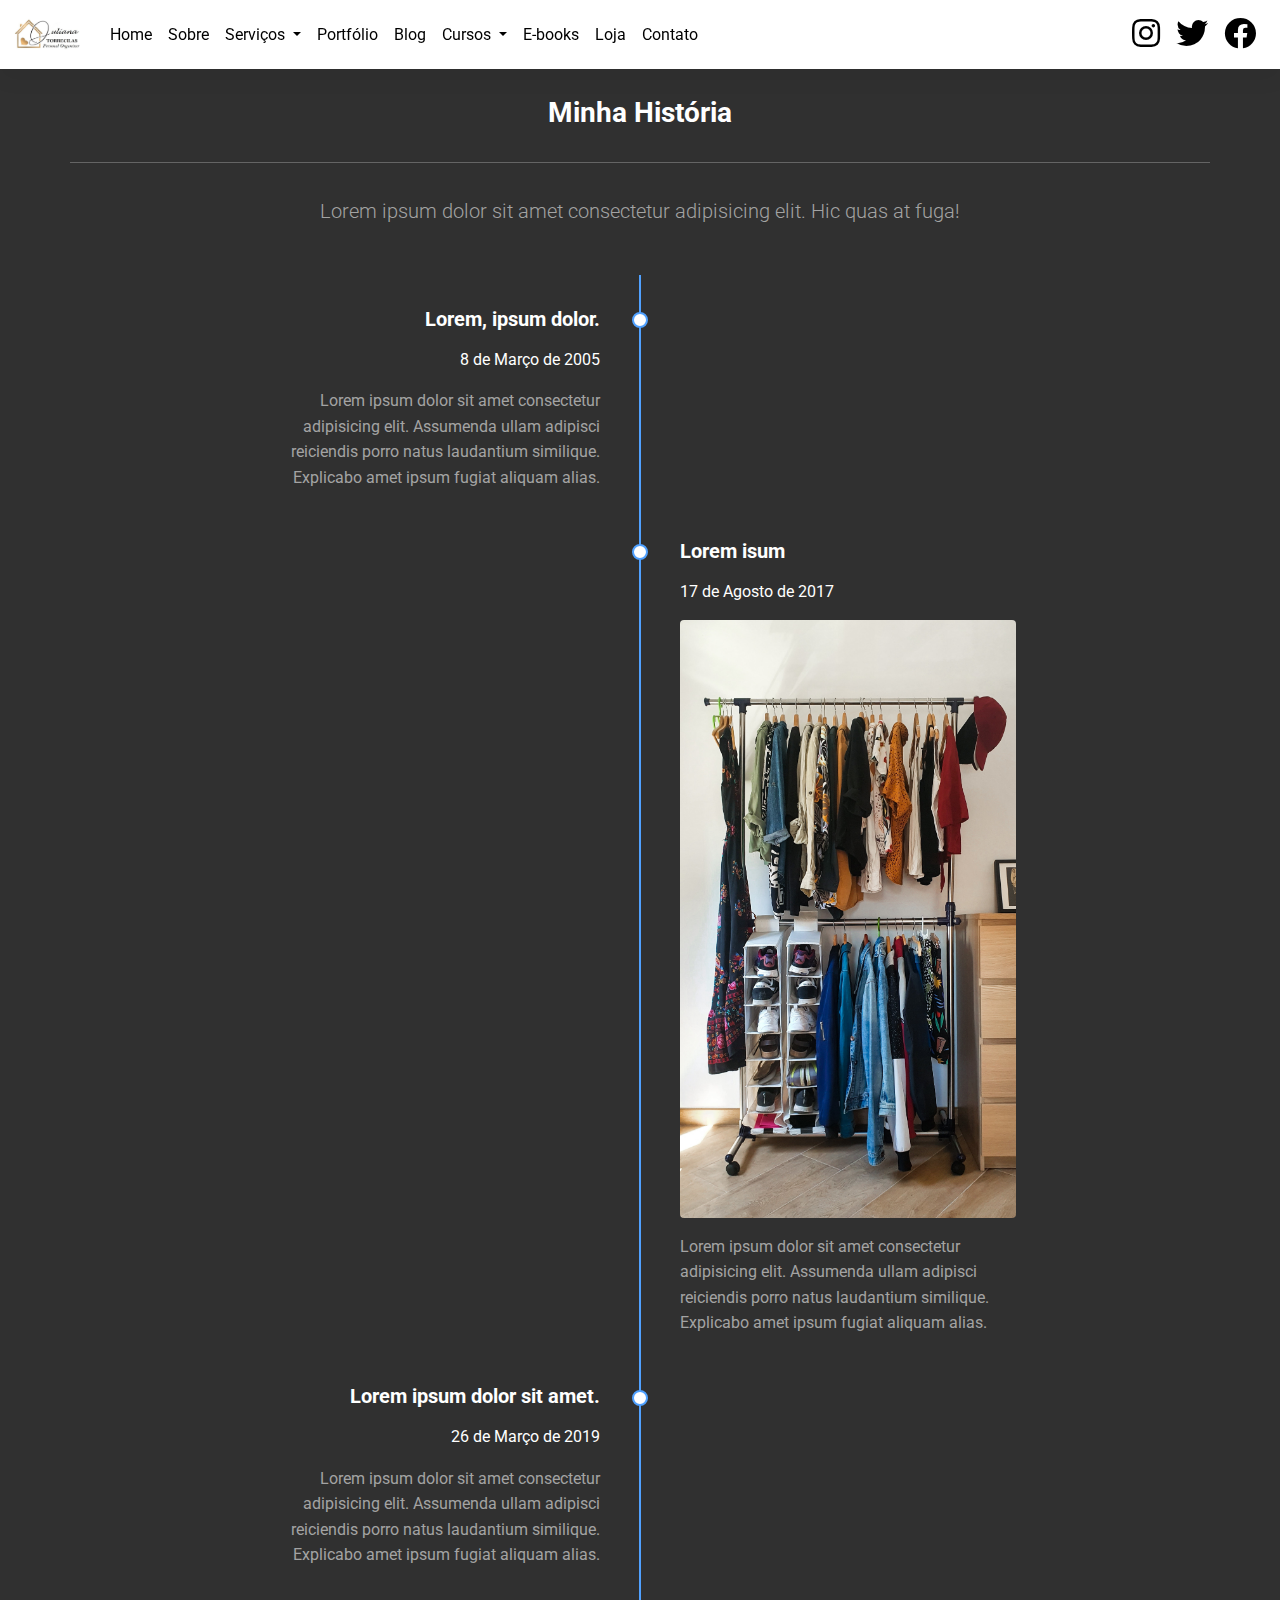
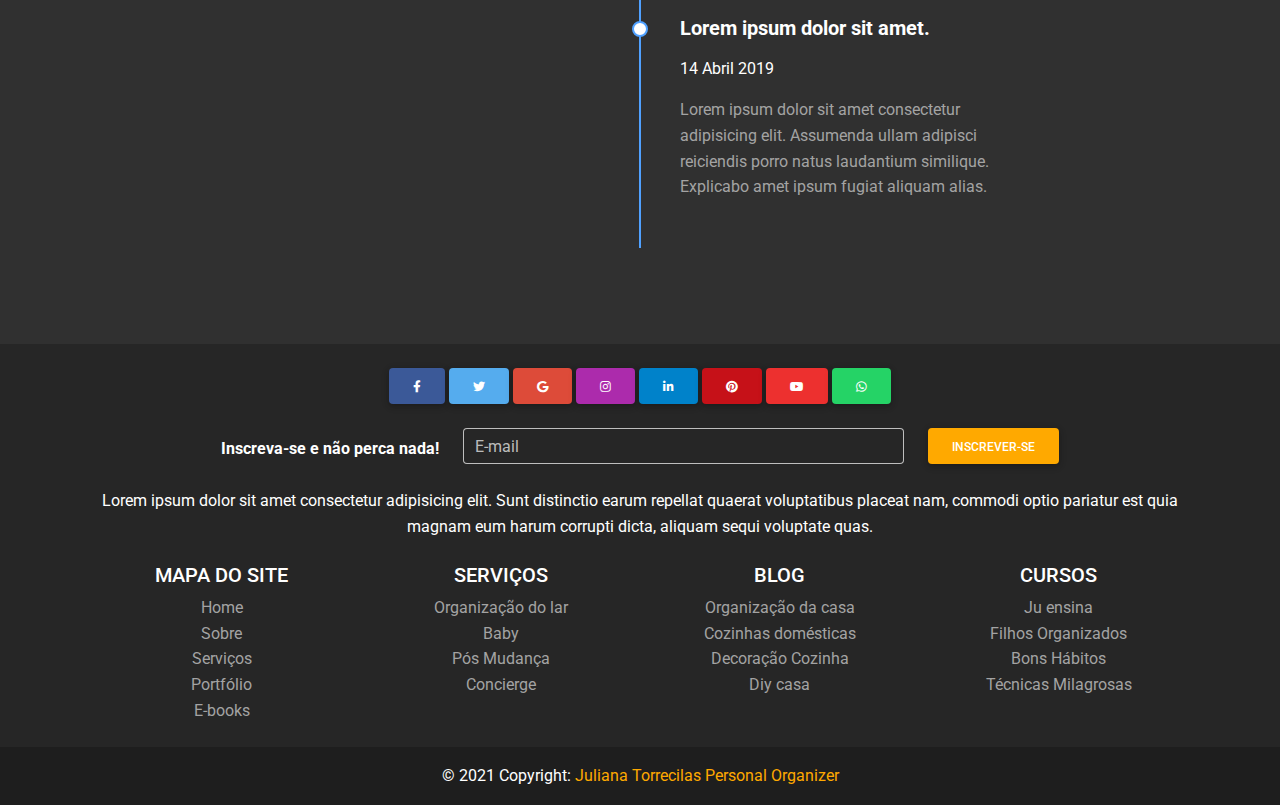
<file: sobre.html>
<!DOCTYPE html>
<html lang="pt-br">

<head>
  <meta charset="UTF-8" />
  <meta name="viewport" content="width=device-width, initial-scale=1, shrink-to-fit=no" />
  <meta http-equiv="x-ua-compatible" content="ie=edge" />
  <title>Juliana Torrecilas Organizer</title>
  <!-- MDB icon -->
  <link rel="icon" href="img/mdb-favicon.ico" type="image/x-icon" />
  <!-- Font Awesome -->
  <link rel="stylesheet" href="https://use.fontawesome.com/releases/v5.15.2/css/all.css" />
  <!--Folha de estilo-->
  <link rel="stylesheet" href="css/style.css">
  <!-- Google Fonts Roboto -->
  <link rel="stylesheet" href="https://fonts.googleapis.com/css2?family=Roboto:wght@300;400;500;700&display=swap" />
  <!-- Dark MDB theme -->
  <link rel="stylesheet" href="css/mdb.dark.min.css" />
  <!-- Regular MDB theme -->
  <!-- <link rel="stylesheet" href="css/mdb.min.css" /> -->
</head>





<body>

  <!-- Navbar -->

  <nav class="navbar fixed-top navbar-expand-lg  navbar-light d-lg-block" style="z-index: 2000;">
    <!-- Container wrapper -->
    <div class="container-fluid">

      <!-- Navbar brand -->
      <a class="navbar-brand" href="#">
        <img src="img/logo juliana.jpeg" width="70" alt="logo">
      </a>

      <!-- Toggle button -->
      <button class="navbar-toggler" type="button" data-mdb-toggle="collapse" data-mdb-target="#navbarSupportedContent"
        aria-controls="navbarSupportedContent" aria-expanded="false" aria-label="Toggle navigation">
        <i class="fas fa-bars"></i>
      </button>

      <!-- Collapsible wrapper -->
      <div class="collapse navbar-collapse" id="navbarSupportedContent">
        <ul class="navbar-nav me-auto mb-2 mb-lg-0">

          <!-- Link -->
          <li class="nav-item">
            <a class="nav-link" href="index.html">Home</a>
          </li>
          <li class="nav-item">
            <a class="nav-link" href="sobre.html">Sobre</a>
          </li>

          <!-- Dropdown -->
          <li class="nav-item dropdown">
            <a class="nav-link dropdown-toggle" href="#" id="navbarDropdown" role="button" data-mdb-toggle="dropdown"
              aria-expanded="false">
              Serviços
            </a>
            <!-- Dropdown menu -->
            <ul class="dropdown-menu" aria-labelledby="navbarDropdown">
              <li>
                <a class="dropdown-item" href="#">Organização do Lar</a>
              </li>
              <li>
                <a class="dropdown-item" href="#">Baby</a>
              </li>
              <li>
                <a class="dropdown-item" href="#">Pós Mudança</a>
              </li>
              <li>
                <a class="dropdown-item" href="#">Concierge</a>
              </li>

              <li>
                <hr class="dropdown-divider" />
              </li>
              <li>
                <a class="dropdown-item" href="#">Mais...</a>
              </li>

            </ul>
          </li>
          <li class="nav-item">
            <a class="nav-link" href="#">Portfólio</a>
          </li>
          <li class="nav-item">
            <a class="nav-link" href="#">Blog</a>
          </li>
          <!-- Dropdown menu -->
          <li class="nav-item dropdown">
            <a class="nav-link dropdown-toggle" href="#" id="navbarDropdown" role="button" data-mdb-toggle="dropdown"
              aria-expanded="false">
              Cursos
            </a>

            <!-- Dropdown menu -->
            <ul class="dropdown-menu" aria-labelledby="navbarDropdown">
              <li>
                <a class="dropdown-item" href="#">Ju Ensina</a>
              </li>
              <li>
                <a class="dropdown-item" href="#">Filhos organizados</a>
              </li>
              <li>
                <a class="dropdown-item" href="#">Bons Hábitos </a>
              </li>
              <li>
                <a class="dropdown-item" href="#">Ténicas Milagrosas</a>
              </li>
          </li>

        </ul>
        <li class="nav-item">
          <a class="nav-link" href="#">E-books</a>
        </li>
        <li class="nav-item">
          <a class="nav-link" href="#">Loja</a>
        </li>
        <li class="nav-item">
          <a class="nav-link" href="#">Contato</a>
        </li>

        </ul>

        <!-- Icons -->
        <ul class="navbar-nav d-flex flex-row me-1">
          <li class="nav-item me-3 me-lg-0">
            <a class="nav-link" href="#"><i class="fab fa-instagram fa-2x"></i></a>
          </li>
          <li class="nav-item me-3 me-lg-0">
            <a class="nav-link" href="#"><i class="fab fa-twitter fa-2x"></i></a>
          </li>
          <li class="nav-item me-3 me-lg-0">
            <a class="nav-link" href="#"><i class="fab fa-facebook fa-2x"></i></a>
          </li>
        </ul>

      </div>
    </div>
    <!-- Container wrapper -->
  </nav>
  <!-- Navbar -->

  <!-- Sobre Mim -->
<section>
    <div class="container z-depth-1 my-5 py-5 px-4 px-lg-0">

        <!-- Section -->
        
          
          
            
          
          
          <h3 class="font-weight-bold text-center dark-grey-text pb-2">Minha História</h3>
          <hr class="w-header my-4">
          <p class="lead text-center text-muted pt-2 mb-5">Lorem ipsum dolor sit amet consectetur adipisicing elit. Hic quas at fuga!</p>
          
          <div class="row">
            <div class="col-lg-8 mx-auto">
      
              <ol class="timeline">
                <li class="timeline-element">
                  <h5 class="font-weight-bold dark-grey-text mb-3">Lorem, ipsum dolor.</h5>
                  <p class="grey-text font-small"><time datetime="2005-03-08">8 de Março de 2005</time></p>
                  <p class="text-muted">Lorem ipsum dolor sit amet consectetur adipisicing elit. Assumenda ullam adipisci reiciendis porro natus laudantium similique. 
                    Explicabo amet ipsum fugiat aliquam alias.</p>
                </li>
      
                <li class="timeline-element">
                  <h5 class="font-weight-bold dark-grey-text mb-3">Lorem isum</h5>
                  <p class="grey-text font-small"><time datetime="2017-08-17">17 de Agosto de 2017</time></p>
                  <p><img class="img-fluid z-depth-1-half rounded" src="img/sonia-sanmartin-q7q-dMzWnaA-unsplash.jpg" alt="..."></p>
                  <p class="text-muted">Lorem ipsum dolor sit amet consectetur adipisicing elit. Assumenda ullam adipisci reiciendis porro natus laudantium similique. 
                    Explicabo amet ipsum fugiat aliquam alias.</p>
                </li>
      
                <li class="timeline-element">
                  <h5 class="font-weight-bold dark-grey-text mb-3">Lorem ipsum dolor sit amet.</h5>
                  <p class="grey-text font-small"><time datetime="2018-03-26">26 de Março de 2019</time></p>
                  <p class="text-muted">Lorem ipsum dolor sit amet consectetur adipisicing elit. Assumenda ullam adipisci reiciendis porro natus laudantium similique. 
                    Explicabo amet ipsum fugiat aliquam alias.</p>
                </li>
      
                <li class="timeline-element">
                  <h5 class="font-weight-bold dark-grey-text mb-3">Lorem ipsum dolor sit amet.</h5>
                  <p class="grey-text font-small"><time datetime="2018-04-14">14 Abril 2019</time></p>
                  <p class="text-muted">Lorem ipsum dolor sit amet consectetur adipisicing elit. Assumenda ullam adipisci reiciendis porro natus laudantium similique. 
                    Explicabo amet ipsum fugiat aliquam alias.</p>
                </li>
              </ol>
      
            </div>
          </div>
          
        
        <!-- Section -->
        
      </div>

</section>

  
  </main>
  <!--Main layout-->

  <!--Footer-->

  <footer class="bg-dark text-center text-white">
    <!-- Grid container -->
    <div class="container p-4">

      <!-- Section: Social media -->
      <section class="mb-4">
        <!-- Facebook -->
        <a class="btn btn-primary" style="background-color: #3b5998" href="#!" role="button"><i
            class="fab fa-facebook-f"></i></a>

        <!-- Twitter -->
        <a class="btn btn-primary" style="background-color: #55acee" href="#!" role="button"><i
            class="fab fa-twitter"></i></a>

        <!-- Google -->
        <a class="btn btn-primary" style="background-color: #dd4b39" href="#!" role="button"><i
            class="fab fa-google"></i></a>

        <!-- Instagram -->
        <a class="btn btn-primary" style="background-color: #ac2bac" href="#!" role="button"><i
            class="fab fa-instagram"></i></a>

        <!-- Linkedin -->
        <a class="btn btn-primary" style="background-color: #0082ca" href="#!" role="button"><i
            class="fab fa-linkedin-in"></i></a>

        <!-- Pinterest -->
        <a class="btn btn-primary" style="background-color: #c61118" href="#!" role="button"><i
            class="fab fa-pinterest"></i></a>



        <!-- Youtube -->
        <a class="btn btn-primary" style="background-color: #ed302f" href="#!" role="button"><i
            class="fab fa-youtube"></i></a>


        <!-- Whatsapp -->
        <a class="btn btn-primary" style="background-color: #25d366" href="#!" role="button"><i
            class="fab fa-whatsapp"></i></a>
      </section>
      <!-- Section: Social media -->


      <!-- Section: Form -->
      <section class="">
        <form action="">
          <!--Grid row-->
          <div class="row d-flex justify-content-center">
            <!--Grid column-->
            <div class="col-auto">
              <p class="pt-2">
                <strong>Inscreva-se e não perca nada!</strong>
              </p>
            </div>
            <!--Grid column-->

            <!--Grid column-->
            <div class="col-md-5 col-12">
              <!-- Email input -->
              <div class="form-outline mb-4">
                <input type="email" id="form5Example2" class="form-control" />
                <label class="form-label" for="form5Example2">E-mail</label>
              </div>
            </div>
            <!--Grid column-->

            <!--Grid column-->
            <div class="col-auto">

              <!-- Submit button -->
              <button type="submit" class="btn btn-warning mb-4">
                Inscrever-se
              </button>
            </div>
            <!--Grid column-->
          </div>
          <!--Grid row-->
        </form>
      </section>
      <!-- Section: Form -->


      <!-- Section: Text -->
      <section class="mb-4">
        <p>
          Lorem ipsum dolor sit amet consectetur adipisicing elit. Sunt
          distinctio earum repellat quaerat voluptatibus placeat nam,
          commodi optio pariatur est quia magnam eum harum corrupti dicta,
          aliquam sequi voluptate quas.
        </p>
      </section>
      <!-- Section: Text -->


      <!-- Section: Links -->
      <section class="">
        <!--Grid row-->
        <div class="row">
          <!--Grid column-->
          <div class="col-lg-3 col-md-6 mb-4 mb-md-0">
            <h5 class="text-uppercase">Mapa do site</h5>

            <ul class="list-unstyled mb-0">
              <li>
                <a href="#!" class="text-muted">Home</a>
              </li>
              <li>
                <a href="#!" class="text-muted">Sobre</a>
              </li>
              <li>
                <a href="#!" class="text-muted">Serviços</a>
              </li>
              <li>
                <a href="#!" class="text-muted">Portfólio</a>
              </li>
              
              <li>
                <a href="#!" class="text-muted">E-books</a>
              </li>
              
            </ul>
          </div>
          <!--Grid column-->

          <!--Grid column-->
          <div class="col-lg-3 col-md-6 mb-4 mb-md-0">
            <h5 class="text-uppercase">Serviços</h5>

            <ul class="list-unstyled mb-0">
              <li>
                <a href="#!" class="text-muted">Organização do lar</a>
              </li>
              <li>
                <a href="#!" class="text-muted">Baby</a>
              </li>
              <li>
                <a href="#!" class="text-muted">Pós Mudança</a>
              </li>
              <li>
                <a href="#!" class="text-muted">Concierge</a>
              </li>
            </ul>
          </div>
          <!--Grid column-->

          <!--Grid column-->
          <div class="col-lg-3 col-md-6 mb-4 mb-md-0">
            <h5 class="text-uppercase">Blog</h5>

            <ul class="list-unstyled mb-0">
              <li>
                <a href="#!" class="text-muted">Organização da casa</a>
              </li>
              <li>
                <a href="#!" class="text-muted">Cozinhas domésticas</a>
              </li>
              <li>
                <a href="#!" class="text-muted">Decoração Cozinha</a>
              </li>
              <li>
                <a href="#!" class="text-muted">Diy casa</a>
              </li>
            </ul>
          </div>
          <!--Grid column-->

          <!--Grid column-->
          <div class="col-lg-3 col-md-6 mb-4 mb-md-0">
            <h5 class="text-uppercase">Cursos</h5>

            <ul class="list-unstyled mb-0">
              <li>
                <a href="#!" class="text-muted">Ju ensina</a>
              </li>
              <li>
                <a href="#!" class="text-muted">Filhos Organizados</a>
              </li>
              <li>
                <a href="#!" class="text-muted">Bons Hábitos</a>
              </li>
              <li>
                <a href="#!" class="text-muted">Técnicas Milagrosas</a>
              </li>
            </ul>
          </div>
          <!--Grid column-->
        </div>
        <!--Grid row-->
      </section>
      <!-- Section: Links -->

    </div>
    <!-- Grid container -->

    <!-- Copyright -->
    <div class="text-center p-3" style="background-color: rgba(0, 0, 0, 0.2)">
      © 2021 Copyright:
      <a class="text-warning" href="index.html">Juliana Torrecilas Personal Organizer</a>
    </div>
    <!-- Copyright -->

  </footer>
  <!-- Footer -->

  <!-- End your project here-->

  <!-- MDB -->
  <script type="text/javascript" src="js/mdb.min.js"></script>
  <!-- Custom scripts -->
  <script type="text/javascript"></script>
  <script src="js/script.js"></script>

  <!-- bootstrap 4-->
  <script src="https://code.jquery.com/jquery-3.2.1.slim.min.js"
    integrity="sha384-KJ3o2DKtIkvYIK3UENzmM7KCkRr/rE9/Qpg6aAZGJwFDMVNA/GpGFF93hXpG5KkN"
    crossorigin="anonymous"></script>
  <script src="https://cdnjs.cloudflare.com/ajax/libs/popper.js/1.12.9/umd/popper.min.js"
    integrity="sha384-ApNbgh9B+Y1QKtv3Rn7W3mgPxhU9K/ScQsAP7hUibX39j7fakFPskvXusvfa0b4Q"
    crossorigin="anonymous"></script>
  <script src="https://maxcdn.bootstrapcdn.com/bootstrap/4.0.0/js/bootstrap.min.js"
    integrity="sha384-JZR6Spejh4U02d8jOt6vLEHfe/JQGiRRSQQxSfFWpi1MquVdAyjUar5+76PVCmYl"
    crossorigin="anonymous"></script>
</body>

</html>
</file>
<file: css/style.css>
/*
cores principais
#F2BC79 Dourado
#A67951 Bege escuro
#D99F6C Bege claro
#0D0000 Preto
#F2F2F2 Branco

 /*******Header**************/

/* Carousel styling */

#introCarousel, .carousel-inner, .carousel-item, .carousel-item.active {
  height: 100vh;
}

.carousel-item:nth-child(1) {
  background-image: url('https://ik.imagekit.io/i2ec8sclpkd/Juliana_torrecilas/1000px_3__6-oZyYwKF.jpg');
  background-repeat: no-repeat;
  background-size: cover;
  background-position: center center;
}

.carousel-item:nth-child(2) {
  background-image: url('https://ik.imagekit.io/i2ec8sclpkd/Juliana_torrecilas/1000px_duKY-sY15D.jpg');
  background-repeat: no-repeat;
  background-size: cover;
  background-position: center center;
  color: white;
}

.blockquote .blockquote-footer {
  color: white;
}

.carousel-item:nth-child(3) {
  background-image: url('https://ik.imagekit.io/i2ec8sclpkd/Juliana_torrecilas/1000px_2__oGAplh4Pc.jpg');
  background-repeat: no-repeat;
  background-size: cover;
  background-position: center center;
}

/* Height for devices larger than 576px */

@media (min-width: 992px) {
  #introCarousel {
    margin-top: -58.59px;
  }
}

.navbar .nav-link {
  color: black !important;
}

.navbar {
  background-color: #fff;
}

/*Sobre mim*/

.shadow-custom {
  box-shadow: 0 2px 11px 0 rgba(0, 0, 0, .25), 0 3px 10px 13px rgba(0, 0, 0, 0.23) !important;
}

/*Portfólio*/

.nav-link {
  color: white;
}

.md-pills .nav-link.active {
  color: #FFA900;
  background-color: #616161;
}

button.close {
  position: absolute;
  right: 0;
  z-index: 2;
  padding-right: 1rem;
  padding-top: .6rem;
}

.nav-link:hover {
  color: #FFA900;
}

/*******Serviços*****/

.caixa-sevico:hover {
  border: 1px solid #FFA900;
}

/****Sobre mim.html*****/

/*time line*/

.timeline {
  position: relative;
  list-style: none;
  padding: 1rem 0;
  margin: 0;
}

.timeline::before {
  content: '';
  position: absolute;
  left: 50%;
  top: 0;
  bottom: 0;
  width: 2px;
  margin-left: -1px;
  background-color: #50a1ff;
}

.timeline-element {
  position: relative;
  width: 50%;
  padding: 1rem 0;
  padding-right: 2.5rem;
  text-align: right;
}

.timeline-element::before {
  content: '';
  position: absolute;
  right: -8px;
  top: 1.35rem;
  display: inline-block;
  width: 16px;
  height: 16px;
  border-radius: 50%;
  border: 2px solid #50a1ff;
  background-color: #fff;
}

.timeline-element:nth-child(even)::before {
  right: auto;
  left: -8px;
}

.timeline-element:nth-child(even) {
  margin-left: 50%;
  padding-left: 2.5rem;
  padding-right: 0;
  text-align: left;
}

@media (max-width: 767.98px) {
  .timeline::before {
    left: 8px;
  }
}

@media (max-width: 767.98px) {
  .timeline-element {
    width: 100%;
    text-align: left;
    padding-left: 2.5rem;
    padding-right: 0;
  }
}

@media (max-width: 767.98px) {
  .timeline-element::before {
    top: 1.25rem;
    left: 1px;
  }
}

@media (max-width: 767.98px) {
  .timeline-element:nth-child(even) {
    margin-left: 0rem;
  }
}

@media (max-width: 767.98px) {
  .timeline-element {
    width: 100%;
    text-align: left;
    padding-left: 2.5rem;
    padding-right: 0;
  }
}

@media (max-width: 767.98px) {
  .timeline-element:nth-child(even)::before {
    left: 1px;
  }
}

@media (max-width: 767.98px) {
  .timeline-element::before {
    top: 1.25rem;
  }
}
</file>
